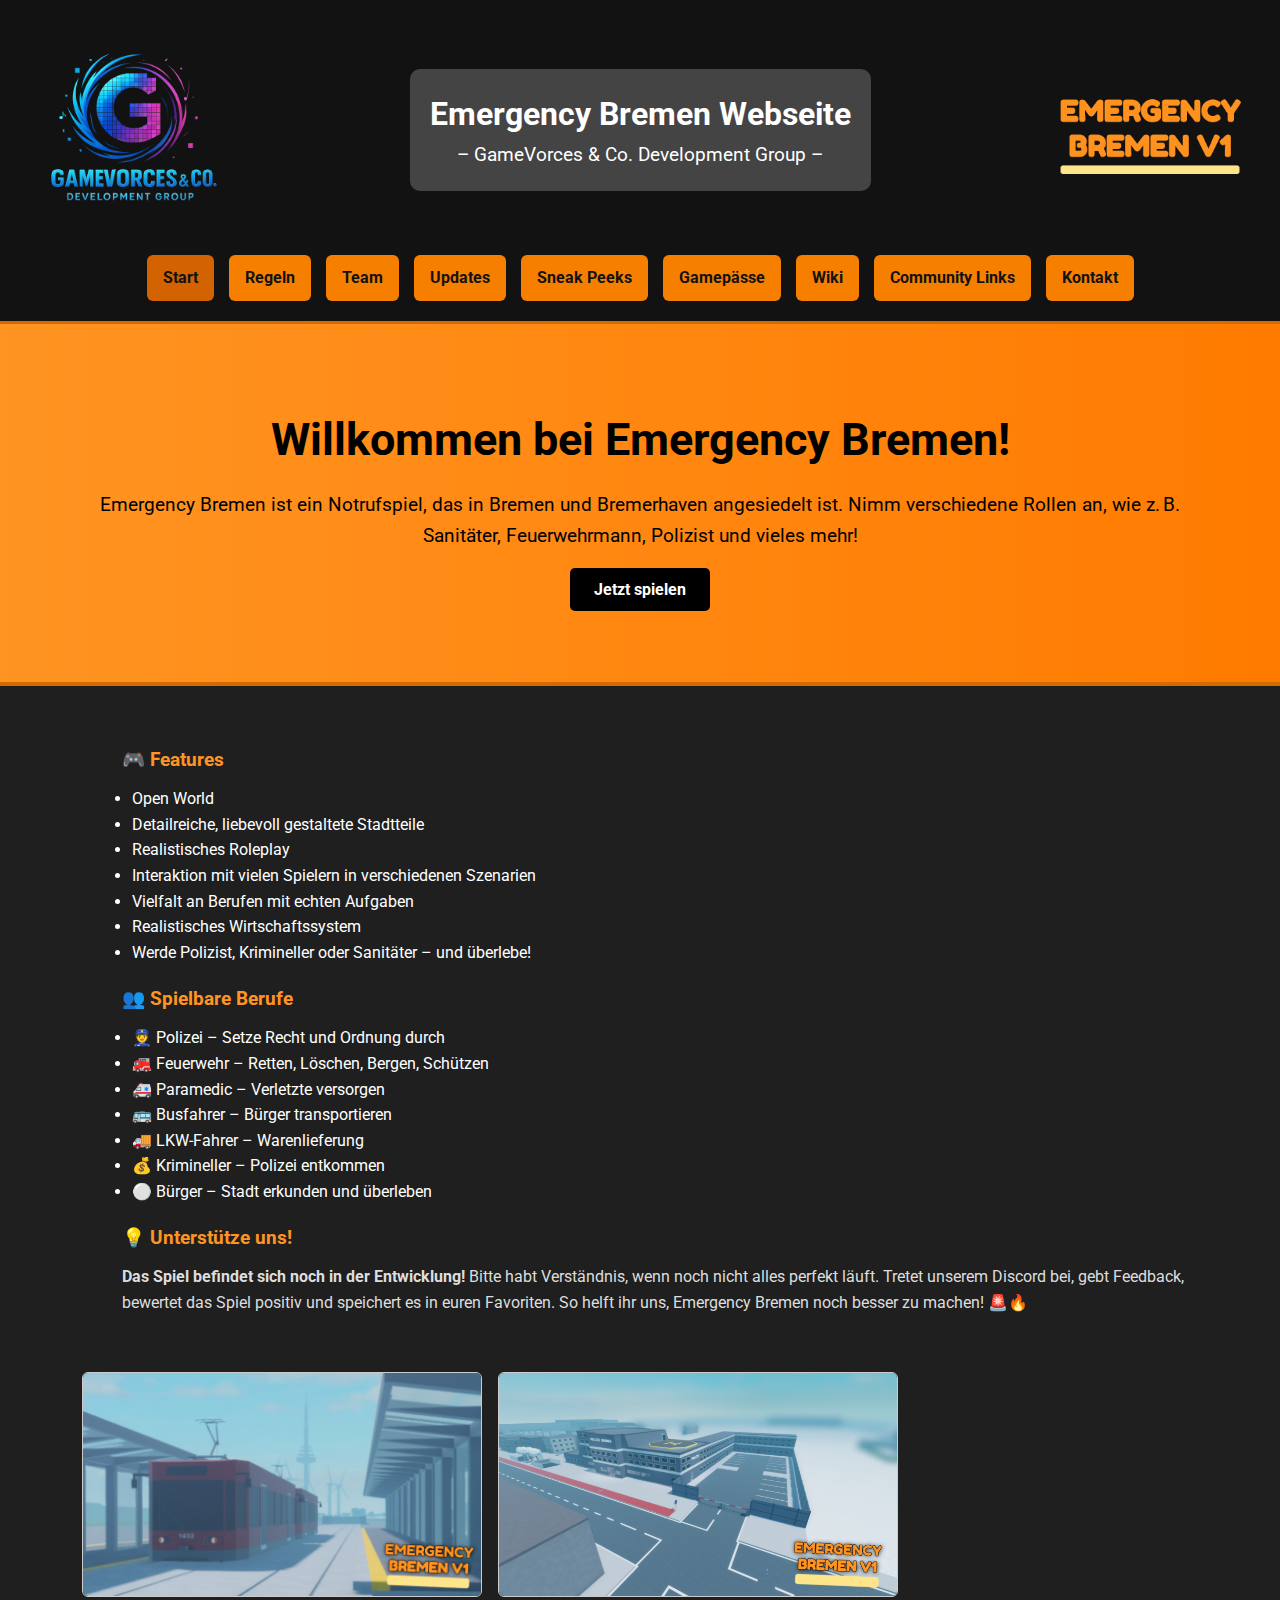
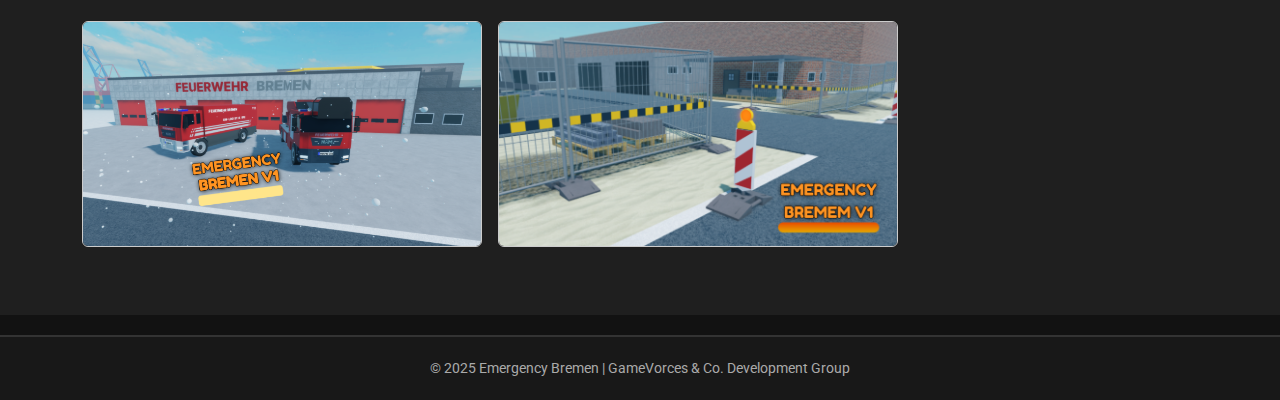
<file: index.html>
<!DOCTYPE html>
<html lang="de">
<head>
  <meta charset="UTF-8" />
  <meta name="viewport" content="width=device-width, initial-scale=1.0" />
  <title>Emergency Bremen Webseite – GameVorces & Co. Development Group</title>
  <link rel="icon" type="image/png" href="Screenshot 2025-05-19 175422.png">
  <link rel="stylesheet" href="style.css"/>
  <link href="https://fonts.googleapis.com/css2?family=Roboto:wght@400;700&display=swap" rel="stylesheet">
</head>
<body>
  <header class="header">
  <div class="header-flex">
    <img src="ChatGPT Image 17. Mai 2025, 12_23_02.png" class="corner-logo left-logo" alt="Logo links">
    
    <div class="title-wrapper">
    <h1 class="main-title">Emergency Bremen Webseite</h1>
    <h2 class="sub-title">– GameVorces & Co. Development Group –</h2>
    </div>
    
    <img src="Screenshot 2025-05-17 101613.png" class="corner-logo right-logo" alt="Logo rechts">
  </div>

  <nav>
    <ul class="nav">
      <li><a href="index.html" class="active">Start</a></li>
      <li><a href="regeln.html">Regeln</a></li>
      <li><a href="team.html">Team</a></li>
      <li><a href="updates.html">Updates</a></li>
      <li><a href="sneakpeeks.html">Sneak Peeks</a></li>
      <li><a href="gamepaesse.html">Gamepässe</a></li>
      <li><a href="wiki.html">Wiki</a></li>
      <li><a href="links.html">Community Links</a></li>
      <li><a href="kontakt.html">Kontakt</a></li>
    </ul>
  </nav>
</header>

  <main>
    <section class="hero">
      <div class="container">
        <h1>Willkommen bei Emergency Bremen!</h1>
        <p>Emergency Bremen ist ein Notrufspiel, das in Bremen und Bremerhaven angesiedelt ist. Nimm verschiedene Rollen an, wie z. B. Sanitäter, Feuerwehrmann, Polizist und vieles mehr!</p>
        <a href="https://www.roblox.com/games/71693600487902" class="cta-button">Jetzt spielen</a>
      </div>
    </section>

    <section class="about">
  <div class="about-flex container">
    <div class="about-text">
      <h3>🎮 Features</h3>
      <ul>
        <li>Open World</li>
        <li>Detailreiche, liebevoll gestaltete Stadtteile</li>
        <li>Realistisches Roleplay</li>
        <li>Interaktion mit vielen Spielern in verschiedenen Szenarien</li>
        <li>Vielfalt an Berufen mit echten Aufgaben</li>
        <li>Realistisches Wirtschaftssystem</li>
        <li>Werde Polizist, Krimineller oder Sanitäter – und überlebe!</li>
      </ul>

      <h3>👥 Spielbare Berufe</h3>
      <ul>
        <li>👮 Polizei – Setze Recht und Ordnung durch</li>
        <li>🚒 Feuerwehr – Retten, Löschen, Bergen, Schützen</li>
        <li>🚑 Paramedic – Verletzte versorgen</li>
        <li>🚌 Busfahrer – Bürger transportieren</li>
        <li>🚚 LKW-Fahrer – Warenlieferung</li>
        <li>💰 Krimineller – Polizei entkommen</li>
        <li>⚪ Bürger – Stadt erkunden und überleben</li>
      </ul>

      <h3>💡 Unterstütze uns!</h3>
      <p><b>Das Spiel befindet sich noch in der Entwicklung!</b> Bitte habt Verständnis, wenn noch nicht alles perfekt läuft. Tretet unserem Discord bei, gebt Feedback, bewertet das Spiel positiv und speichert es in euren Favoriten. So helft ihr uns, Emergency Bremen noch besser zu machen! 🚨🔥</p>
    </div>

    <div class="image-row">
  <a href="bremensneakpeek4.png" target="_blank">
    <img src="bremensneakpeek4.png" alt="Straßenbahn in Bremen" class="thumbnail">
  </a>
  <a href="Screenshot_5492.png" target="_blank">
    <img src="Screenshot_5492.png" alt="Neue Polizeiwache" class="thumbnail">
  </a>
  <a href="Screenshot_4309.png" target="_blank">
    <img src="Screenshot_4309.png" alt="Neue Feuerwehrfahrzeuge" class="thumbnail">
  </a>
  <a href="Screenshot_8018.png" target="_blank">
    <img src="Screenshot_8018.png" alt="Baustelle" class="thumbnail">
  </a>
    </div>
  </div>
</section>
  </main>

  <footer class="footer">
    <div class="container">
      <p>&copy; 2025 Emergency Bremen | GameVorces & Co. Development Group</p>
    </div>
  </footer>
</body>
</html>
</file>
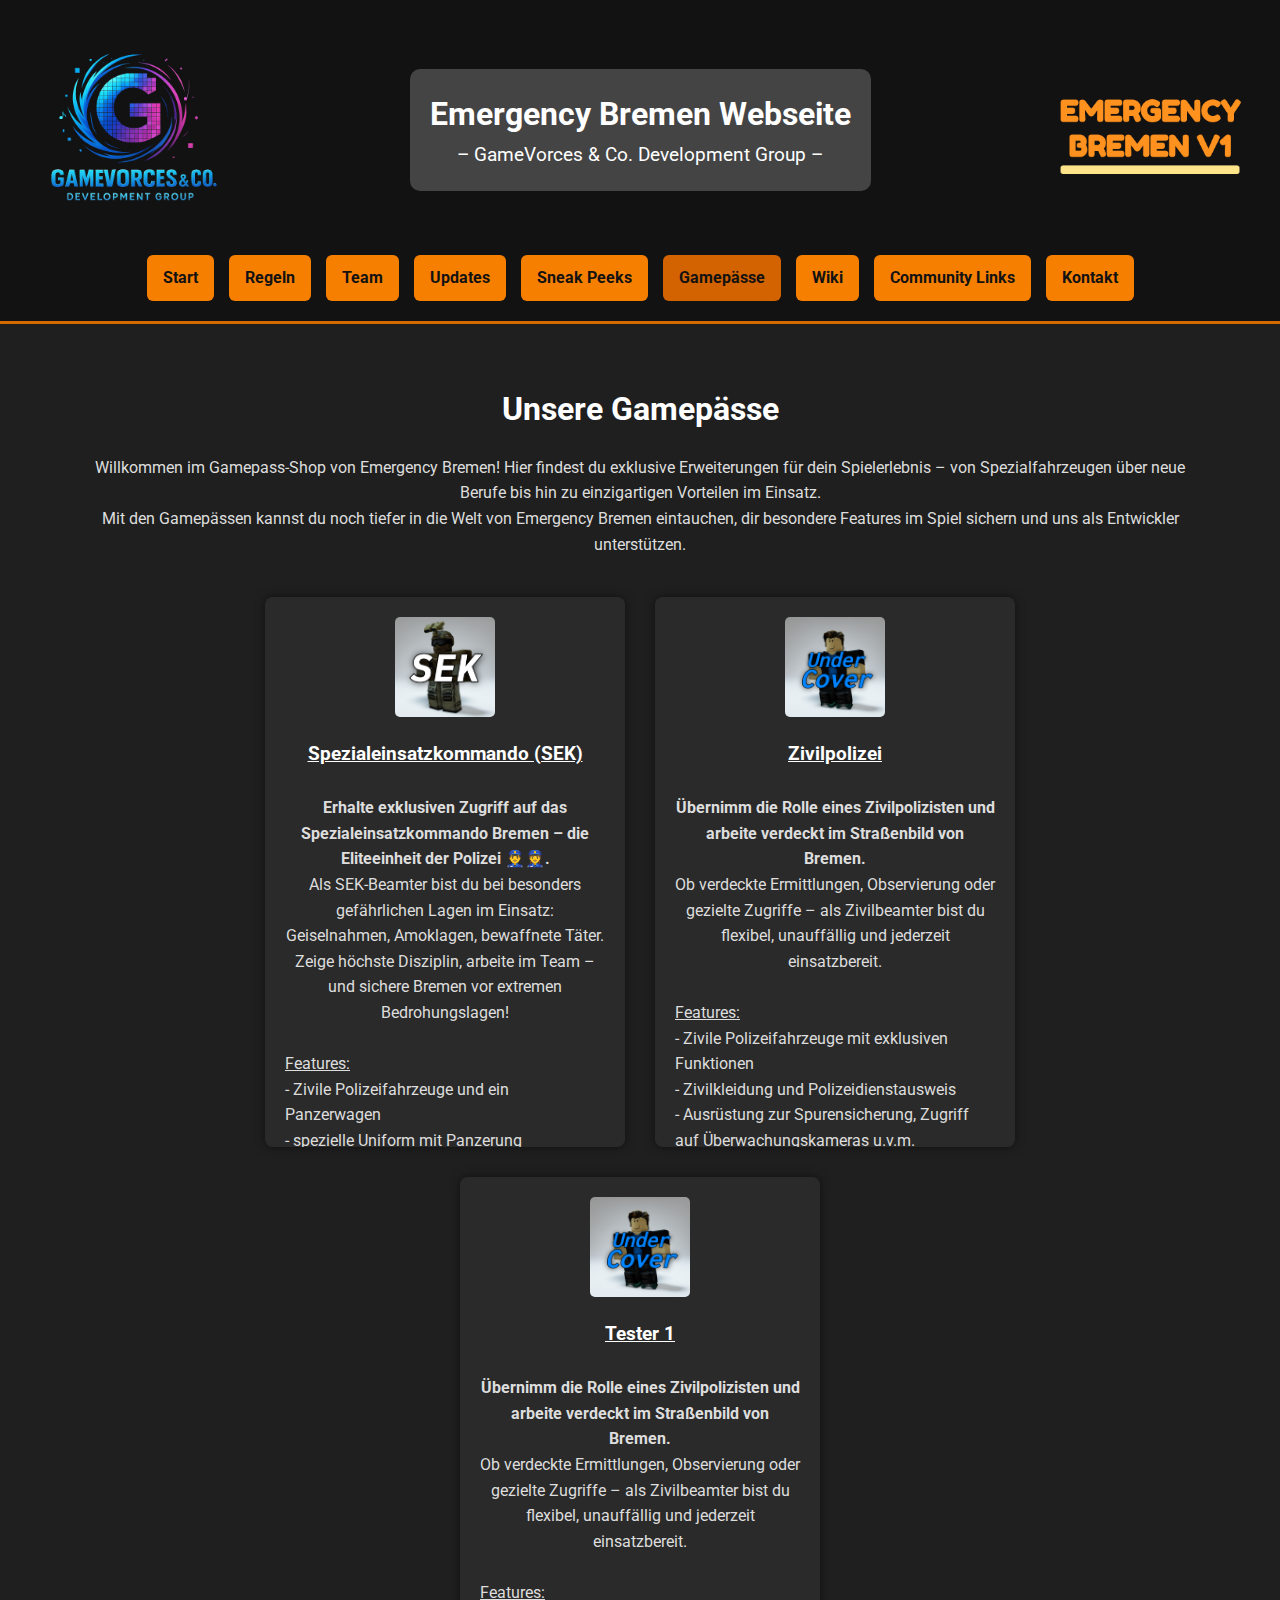
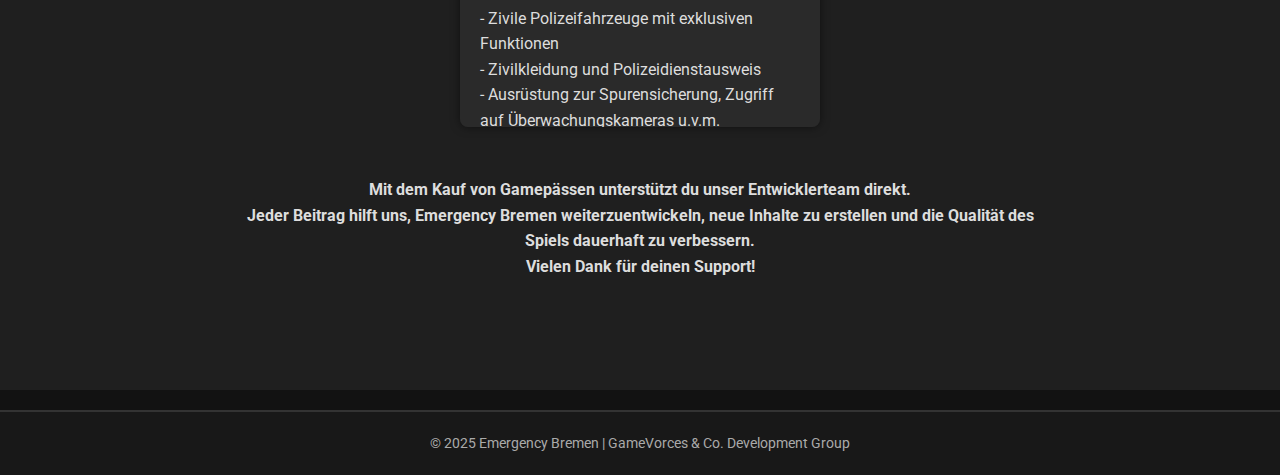
<file: gamepaesse.html>
<!DOCTYPE html>
<html lang="de">
<head>
  <meta charset="UTF-8" />
  <meta name="viewport" content="width=device-width, initial-scale=1.0" />
  <title>Emergency Bremen Webseite – GameVorces & Co. Development Group</title>
  <link rel="icon" type="image/png" href="Screenshot 2025-05-19 175422.png">
  </div>
  <link rel="stylesheet" href="style.css" />
  <link href="https://fonts.googleapis.com/css2?family=Roboto:wght@400;700&display=swap" rel="stylesheet">

  <style>
  .buy-button {
  background-color: #1c408a;
  color: white;
  padding: 10px 20px;
  border: none;
  border-radius: 25px;
  cursor: pointer;
  font-size: 1rem;
  transition: background-color 0.3s ease;
  transition: transform 0.2s ease;
    }
   .buy-button:hover {
    background-color: #13365e;
    transform: scale(1.1)
    }

  </style>
</head>
    
<body>
  <header class="header">
    <div class="header-flex">
    <img src="ChatGPT Image 17. Mai 2025, 12_23_02.png" class="corner-logo left-logo" alt="Logo links">
    
    <div class="title-wrapper">
    <h1 class="main-title">Emergency Bremen Webseite</h1>
    <h2 class="sub-title">– GameVorces & Co. Development Group –</h2>
    </div>
    
    <img src="Screenshot 2025-05-17 101613.png" class="corner-logo right-logo" alt="Logo rechts">
  </div>
      <nav>
        <ul class="nav">
          <li><a href="index.html">Start</a></li>
          <li><a href="regeln.html">Regeln</a></li>
          <li><a href="team.html">Team</a></li>
          <li><a href="updates.html">Updates</a></li>
          <li><a href="sneakpeeks.html">Sneak Peeks</a></li>
          <li><a href="gamepaesse.html" class="active">Gamepässe</a></li>
          <li><a href="wiki.html">Wiki</a></li>
          <li><a href="links.html">Community Links</a></li>
          <li><a href="kontakt.html">Kontakt</a></li>
        </ul>
      </nav>
    </div>
  </header>

    <main>
    <section class="about">
      <div class="container">
        <h2>Unsere Gamepässe</h2>
        <p>Willkommen im Gamepass-Shop von Emergency Bremen!
        Hier findest du exklusive Erweiterungen für dein Spielerlebnis – von Spezialfahrzeugen über neue Berufe bis hin zu einzigartigen Vorteilen im Einsatz.
        </p>
        <p class="section-note">Mit den Gamepässen kannst du noch tiefer in die Welt von Emergency Bremen eintauchen, dir besondere Features im Spiel sichern und uns als Entwickler unterstützen.</p>

          <div style="max-width: 1400px; margin: 30px auto; display: flex; flex-wrap: wrap; justify-content: center; gap: 30px;">

          <div style="background-color: #2a2a2a; padding: 20px; border-radius: 8px; width: 360px; height: 550px; box-shadow: 0 0 10px rgba(0,0,0,0.5); text-align: center; overflow-y: auto;">
            <img src="Screenshot_4195.png" alt="SEK" style="width: 100px; height: 100px; border-radius: 5%; object-fit: cover; margin-bottom: 15px;">
            <h3><u>Spezialeinsatzkommando (SEK)</u></h3><br>
            <p><b>Erhalte exklusiven Zugriff auf das Spezialeinsatzkommando Bremen – die Eliteeinheit der Polizei 👮‍♂️👮‍♀️.</b><br>
              Als SEK-Beamter bist du bei besonders gefährlichen Lagen im Einsatz: Geiselnahmen, Amoklagen, bewaffnete Täter. <br> Zeige höchste Disziplin, arbeite im Team – und sichere Bremen vor extremen Bedrohungslagen!
            </p>
            <br>
            <p align="left"><u>Features:</u></p>
            <p align="left">- Zivile Polizeifahrzeuge und ein Panzerwagen <br> - spezielle Uniform mit Panzerung <br> - Zugriff auf taktische Ausrüstung, z.B. Ramme, Blendgranate, ein Sturmgewehr GA416, eine Gummigeschoss-Waffe und vieles mehr!
            </p>
            <a href="https://www.roblox.com/de/game-pass/950399134/Spezialeinsatzkommando" class="buy-button">Kaufen</a>
          </div>

          <div style="background-color: #2a2a2a; padding: 20px; border-radius: 8px; width: 360px; height: 550px; box-shadow: 0 0 10px rgba(0,0,0,0.5); text-align: center; overflow-y: auto;">
            <img src="Screenshot_4227.png" alt="Zivilpolizei" style="width: 100px; height: 100px; border-radius: 5%; object-fit: cover; margin-bottom: 15px;">
            <h3><u>Zivilpolizei</u></h3><br>
            <p><b>Übernimm die Rolle eines Zivilpolizisten und arbeite verdeckt im Straßenbild von Bremen.</b><br>
              Ob verdeckte Ermittlungen, Observierung oder gezielte Zugriffe – als Zivilbeamter bist du flexibel, unauffällig und jederzeit einsatzbereit.
            </p>
            <br>
            <p align="left"><u>Features:</u></p>
            <p align="left">- Zivile Polizeifahrzeuge mit exklusiven Funktionen <br> - Zivilkleidung und Polizeidienstausweis <br> - Ausrüstung zur Spurensicherung, Zugriff auf Überwachungskameras u.v.m.
            </p>
            <a href="https://www.roblox.com/de/game-pass/1004054098/Undercover-Cop" class="buy-button">Kaufen</a>
          </div>

          <div style="background-color: #2a2a2a; padding: 20px; border-radius: 8px; width: 360px; height: 550px; box-shadow: 0 0 10px rgba(0,0,0,0.5); text-align: center; overflow-y: auto;">
            <img src="Screenshot_4227.png" alt="Tester" style="width: 100px; height: 100px; border-radius: 5%; object-fit: cover; margin-bottom: 15px;">
            <h3><u>Tester 1</u></h3><br>
            <p><b>Übernimm die Rolle eines Zivilpolizisten und arbeite verdeckt im Straßenbild von Bremen.</b><br>
              Ob verdeckte Ermittlungen, Observierung oder gezielte Zugriffe – als Zivilbeamter bist du flexibel, unauffällig und jederzeit einsatzbereit.
            </p>
            <br>
            <p align="left"><u>Features:</u></p>
            <p align="left">- Zivile Polizeifahrzeuge mit exklusiven Funktionen <br> - Zivilkleidung und Polizeidienstausweis <br> - Ausrüstung zur Spurensicherung, Zugriff auf Überwachungskameras u.v.m.
            </p>
            <a href="https://www.roblox.com/de/game-pass/1004054098/Undercover-Cop" class="buy-button">Kaufen</a>
          </div>

        </div>

        <p style="max-width: 800px; margin: 50px auto; text-align: center;">
          <b>Mit dem Kauf von Gamepässen unterstützt du unser Entwicklerteam direkt.<br>Jeder Beitrag hilft uns, Emergency Bremen weiterzuentwickeln, neue Inhalte zu erstellen und die Qualität des Spiels dauerhaft zu verbessern.<br>
Vielen Dank für deinen Support!</b>
        </p>
      </div>
    </section>
  </main>

  <footer class="footer">
    <div class="container">
      <p>&copy; 2025 Emergency Bremen | GameVorces & Co. Development Group</p>
    </div>
  </footer>
</body>
</html>
</file>
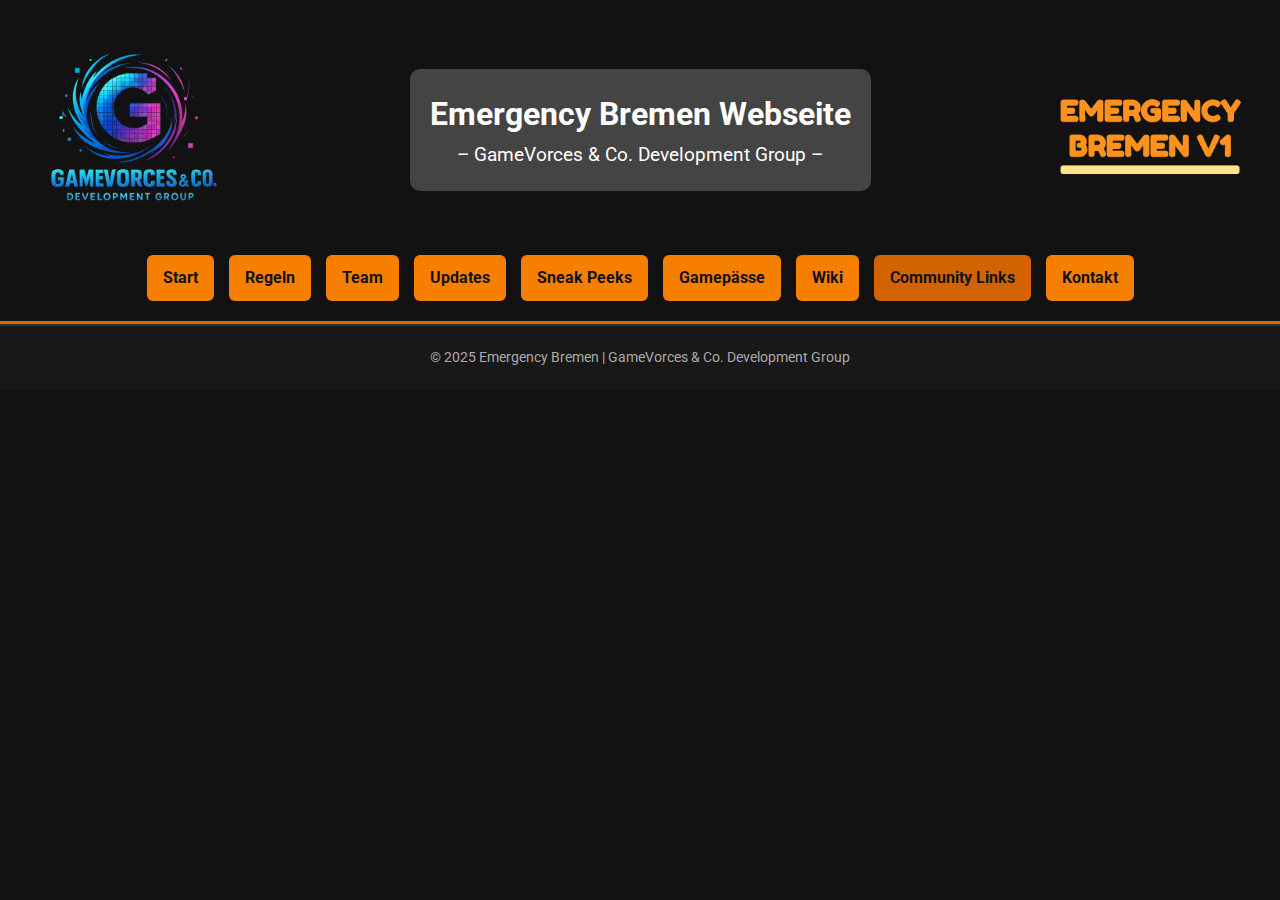
<file: links.html>
<!DOCTYPE html>
<html lang="de">
<head>
  <meta charset="UTF-8" />
  <meta name="viewport" content="width=device-width, initial-scale=1.0" />
  <title>Emergency Bremen – Community Links</title>
  <link rel="icon" type="image/png" href="Screenshot 2025-05-19 175422.png">
  <link rel="stylesheet" href="style.css" />
  <link href="https://fonts.googleapis.com/css2?family=Roboto:wght@400;700&display=swap" rel="stylesheet">
</head>

  <body>

  <header class="header">
    <div class="header-flex">
    <img src="ChatGPT Image 17. Mai 2025, 12_23_02.png" class="corner-logo left-logo" alt="Logo links">
    
    <div class="title-wrapper">
    <h1 class="main-title">Emergency Bremen Webseite</h1>
    <h2 class="sub-title">– GameVorces & Co. Development Group –</h2>
    </div>
    
    <img src="Screenshot 2025-05-17 101613.png" class="corner-logo right-logo" alt="Logo rechts">
  </div>
      <nav>
        <ul class="nav">
          <li><a href="index.html">Start</a></li>
          <li><a href="regeln.html">Regeln</a></li>
          <li><a href="team.html">Team</a></li>
          <li><a href="updates.html">Updates</a></li>
          <li><a href="sneakpeeks.html">Sneak Peeks</a></li>
          <li><a href="gamepaesse.html">Gamepässe</a></li>
          <li><a href="wiki.html">Wiki</a></li>
          <li><a href="links.html" class="active">Community Links</a></li>
          <li><a href="kontakt.html">Kontakt</a></li>
        </ul>
      </nav>
    </div>
  </header>
  
  <main>
  </main>

<footer class="footer">
    <div class="container">
      <p>&copy; 2025 Emergency Bremen | GameVorces & Co. Development Group</p>
    </div>
  </footer>
  
</body>
</html>
</file>
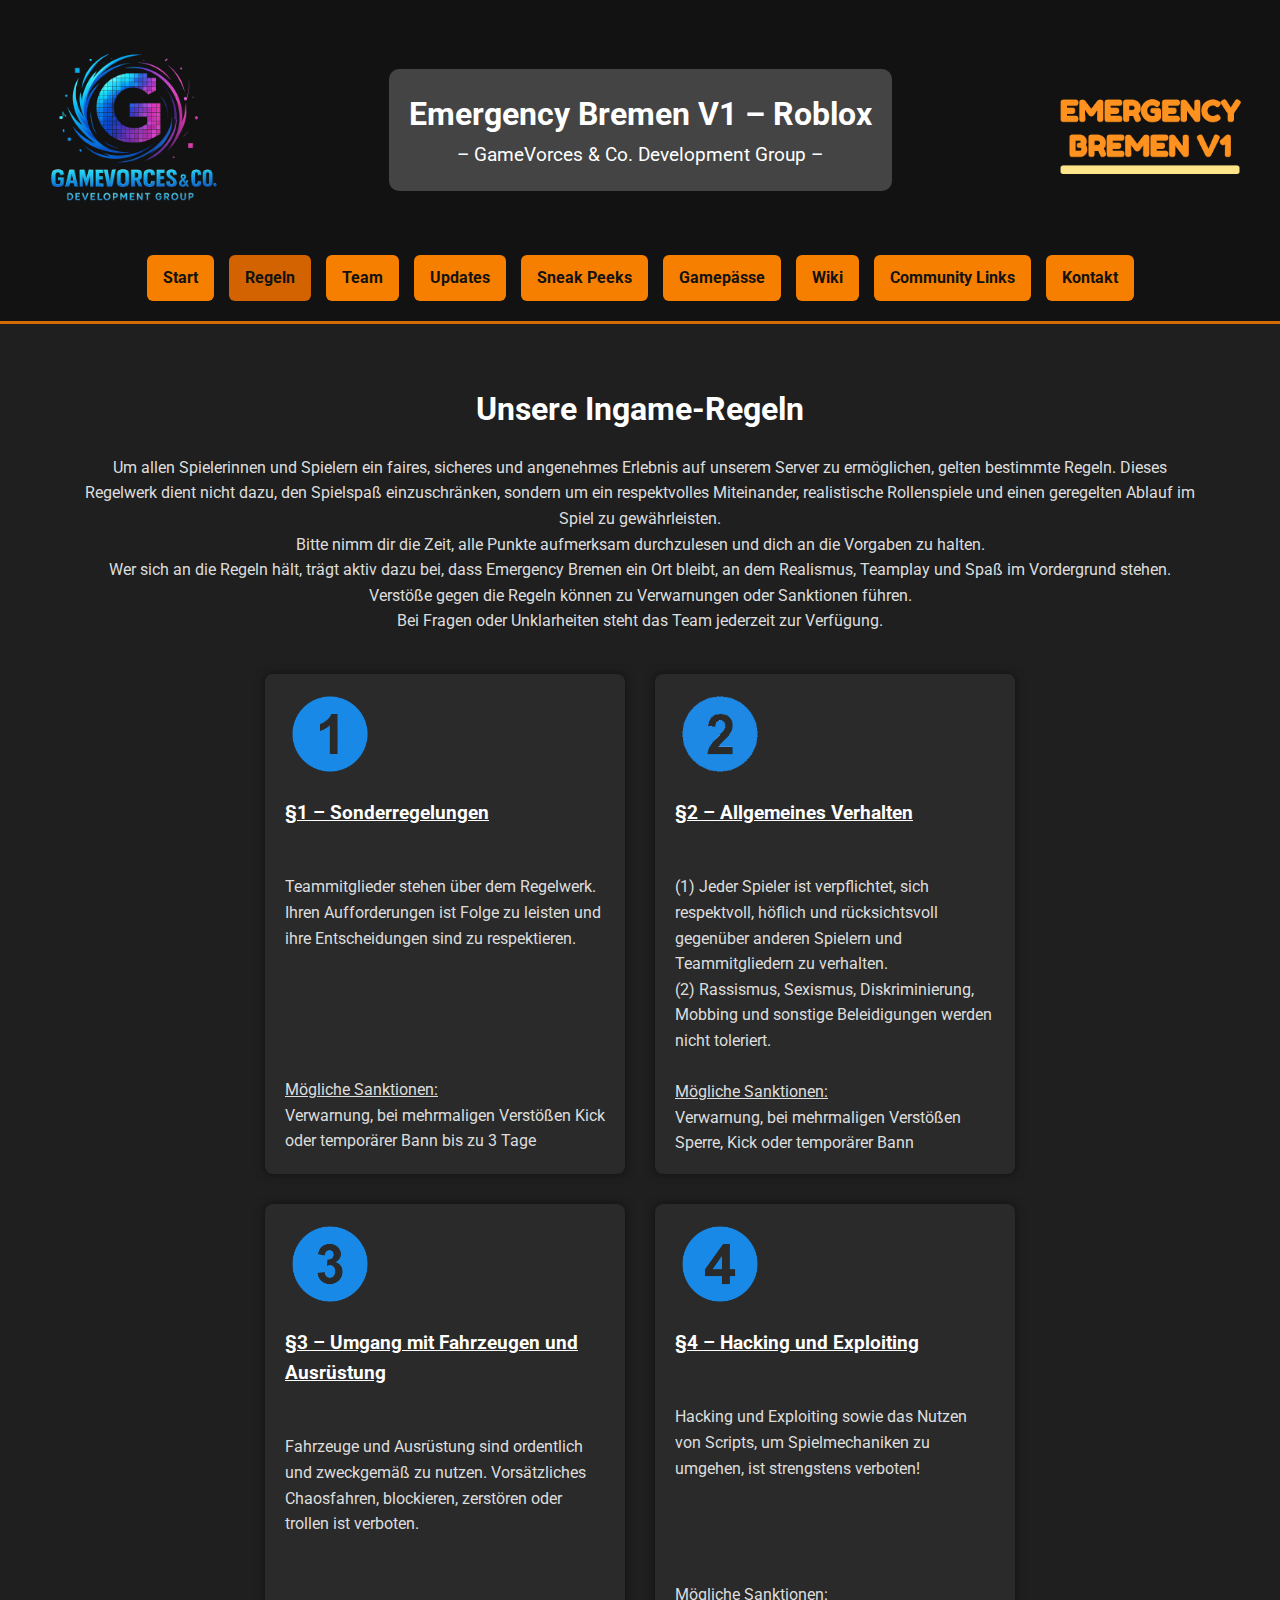
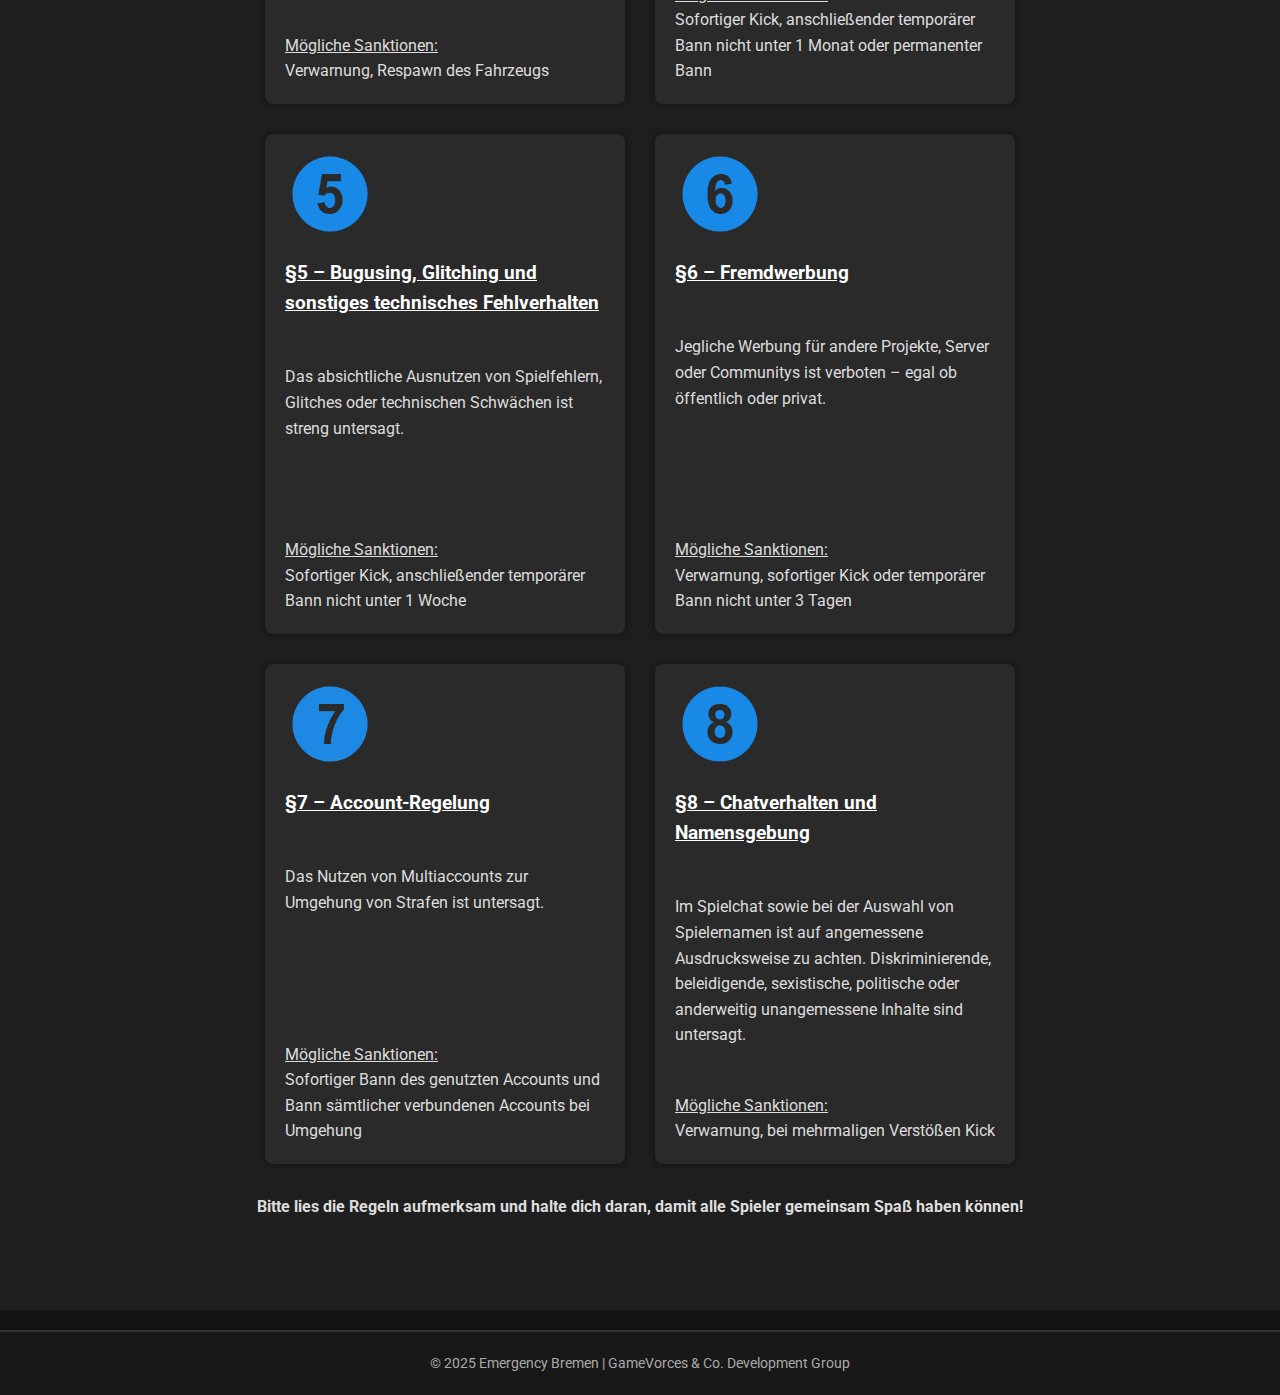
<file: regeln.html>
<!DOCTYPE html>
<html lang="de">
<head>
  <meta charset="UTF-8" />
  <meta name="viewport" content="width=device-width, initial-scale=1.0" />
  <title>Emergency Bremen V1 - Regeln</title>
  <link rel="icon" type="image/png" href="Bilder/Screenshot 2025-05-19 175422.png">
  <link rel="stylesheet" href="style.css" />
  <link href="https://fonts.googleapis.com/css2?family=Roboto:wght@400;700&display=swap" rel="stylesheet">
</head>
<body>
  <header class="header">
    <div class="header-flex">
    <img src="Bilder/ChatGPT Image 17. Mai 2025, 12_23_02.png" class="corner-logo left-logo" alt="Logo links">
    
    <div class="title-wrapper">
    <h1 class="main-title">Emergency Bremen V1 – Roblox</h1>
    <h2 class="sub-title">– GameVorces & Co. Development Group –</h2>
    </div>
    
    <img src="Bilder/Screenshot 2025-05-17 101613.png" class="corner-logo right-logo" alt="Logo rechts">
  </div>
      <nav>
        <ul class="nav">
          <li><a href="index.html">Start</a></li>
          <li><a href="regeln.html" class="active">Regeln</a></li>
          <li><a href="team.html">Team</a></li>
          <li><a href="updates.html">Updates</a></li>
          <li><a href="sneakpeeks.html">Sneak Peeks</a></li>
          <li><a href="gamepaesse.html">Gamepässe</a></li>
          <li><a href="wiki.html">Wiki</a></li>
          <li><a href="links.html">Community Links</a></li>
          <li><a href="kontakt.html">Kontakt</a></li>
        </ul>
      </nav>
    </div>
  </header>

  <main class="fade-in">
    <section class="about">
      <div class="container">
        <h2>Unsere Ingame-Regeln</h2>
        <p>Um allen Spielerinnen und Spielern ein faires, sicheres und angenehmes Erlebnis auf unserem Server zu ermöglichen, gelten bestimmte Regeln. Dieses Regelwerk dient nicht dazu, den Spielspaß einzuschränken, 
          sondern um ein respektvolles Miteinander, realistische Rollenspiele und einen geregelten Ablauf im Spiel zu gewährleisten. <br>Bitte nimm dir die Zeit, alle Punkte aufmerksam durchzulesen und dich an die Vorgaben zu halten. <br>
          Wer sich an die Regeln hält, trägt aktiv dazu bei, dass Emergency Bremen ein Ort bleibt, an dem Realismus, Teamplay und Spaß im Vordergrund stehen. Verstöße gegen die Regeln können zu Verwarnungen oder Sanktionen führen.</p>
        <p class="section-note">Bei Fragen oder Unklarheiten steht das Team jederzeit zur Verfügung.</p>


          <div style="max-width: 1400px; margin: 30px auto; display: flex; flex-wrap: wrap; justify-content: center; gap: 30px;">

          <div style="background-color: #2a2a2a; padding: 20px; border-radius: 8px; width: 360px; height: 500px; box-shadow: 0 0 10px rgba(0,0,0,0.5); text-align: center; display: flex; flex-direction: column;">
            <img src="Bilder/Eo_circle_blue_number-1.svg.png" alt="1" style="width: 80px; height: 80px; border-radius: 50%; object-fit: cover; margin-bottom: 25px; display: block; margin-left: 5px;">
            <h3 align="left"><u>§1 – Sonderregelungen</u></h3>
            <br>
            <p align="left" style="margin-top: 20px;">Teammitglieder stehen über dem Regelwerk. Ihren Aufforderungen ist Folge zu leisten und ihre Entscheidungen sind zu respektieren.</p>
            <br>
            <p align="left" style="margin-top: auto;"><u>Mögliche Sanktionen:</u><br>
            Verwarnung, bei mehrmaligen Verstößen Kick oder temporärer Bann bis zu 3 Tage</p>
          </div>

          <div style="background-color: #2a2a2a; padding: 20px; border-radius: 8px; width: 360px; height: 500px; box-shadow: 0 0 10px rgba(0,0,0,0.5); text-align: center; display: flex; flex-direction: column;">
            <img src="Bilder/images.png" alt="2" style="width: 80px; height: 80px; border-radius: 50%; object-fit: cover; margin-bottom: 25px; display: block; margin-left: 5px;">
            <h3 align="left"><u>§2 – Allgemeines Verhalten</u></h3>
            <br>
            <p align="left" style="margin-top: 20px;">(1) Jeder Spieler ist verpflichtet, sich respektvoll, höflich und rücksichtsvoll gegenüber anderen Spielern und Teammitgliedern zu verhalten. <br>
            (2) Rassismus, Sexismus, Diskriminierung, Mobbing und sonstige Beleidigungen werden nicht toleriert.</p>
            <br>
            <p align="left" style="margin-top: auto;"><u>Mögliche Sanktionen:</u><br>
            Verwarnung, bei mehrmaligen Verstößen Sperre, Kick oder temporärer Bann</p>
          </div>

          <div style="background-color: #2a2a2a; padding: 20px; border-radius: 8px; width: 360px; height: 500px; box-shadow: 0 0 10px rgba(0,0,0,0.5); text-align: center; display: flex; flex-direction: column;">
            <img src="Bilder/Eo_circle_blue_number-3.svg.png" alt="3" style="width: 80px; height: 80px; border-radius: 50%; object-fit: cover; margin-bottom: 25px; display: block; margin-left: 5px;">
            <h3 align="left"><u>§3 – Umgang mit Fahrzeugen und Ausrüstung</u></h3>
            <br>
            <p align="left" style="margin-top: 20px;">Fahrzeuge und Ausrüstung sind ordentlich und zweckgemäß zu nutzen. Vorsätzliches Chaosfahren, blockieren, zerstören oder trollen ist verboten.</p>
            <br>
            <p align="left" style="margin-top: auto;"><u>Mögliche Sanktionen:</u><br>
            Verwarnung, Respawn des Fahrzeugs</p>
          </div>

          <div style="background-color: #2a2a2a; padding: 20px; border-radius: 8px; width: 360px; height: 500px; box-shadow: 0 0 10px rgba(0,0,0,0.5); text-align: center; display: flex; flex-direction: column;">
            <img src="Bilder/Eo_circle_blue_number-4.svg.png" alt="4" style="width: 80px; height: 80px; border-radius: 50%; object-fit: cover; margin-bottom: 25px; display: block; margin-left: 5px;">
            <h3 align="left"><u>§4 – Hacking und Exploiting</u></h3>
            <br>
            <p align="left" style="margin-top: 20px;">Hacking und Exploiting sowie das Nutzen von Scripts, um Spielmechaniken zu umgehen, ist strengstens verboten!</p>
            <br>
            <p align="left" style="margin-top: auto;"><u>Mögliche Sanktionen:</u><br>
            Sofortiger Kick, anschließender temporärer Bann nicht unter 1 Monat oder permanenter Bann</p>
          </div>

          <div style="background-color: #2a2a2a; padding: 20px; border-radius: 8px; width: 360px; height: 500px; box-shadow: 0 0 10px rgba(0,0,0,0.5); text-align: center; display: flex; flex-direction: column;">
            <img src="Bilder/Eo_circle_blue_number-5.svg.png" alt="5" style="width: 80px; height: 80px; border-radius: 50%; object-fit: cover; margin-bottom: 25px; display: block; margin-left: 5px;">
            <h3 align="left"><u>§5 – Bugusing, Glitching und sonstiges technisches Fehlverhalten</u></h3>
            <br>
            <p align="left" style="margin-top: 20px;">Das absichtliche Ausnutzen von Spielfehlern, Glitches oder technischen Schwächen ist streng untersagt.</p>
            <br>
            <p align="left" style="margin-top: auto;"><u>Mögliche Sanktionen:</u><br>
            Sofortiger Kick, anschließender temporärer Bann nicht unter 1 Woche</p>
          </div>

          <div style="background-color: #2a2a2a; padding: 20px; border-radius: 8px; width: 360px; height: 500px; box-shadow: 0 0 10px rgba(0,0,0,0.5); text-align: center; display: flex; flex-direction: column;">
            <img src="Bilder/Eo_circle_blue_number-6.svg.png" alt="6" style="width: 80px; height: 80px; border-radius: 50%; object-fit: cover; margin-bottom: 25px; display: block; margin-left: 5px;">
            <h3 align="left"><u>§6 – Fremdwerbung</u></h3>
            <br>
            <p align="left" style="margin-top: 20px;">Jegliche Werbung für andere Projekte, Server oder Communitys ist verboten – egal ob öffentlich oder privat.</p>
            <br>
            <p align="left" style="margin-top: auto;"><u>Mögliche Sanktionen:</u><br>
            Verwarnung, sofortiger Kick oder temporärer Bann nicht unter 3 Tagen</p>
          </div>

          <div style="background-color: #2a2a2a; padding: 20px; border-radius: 8px; width: 360px; height: 500px; box-shadow: 0 0 10px rgba(0,0,0,0.5); text-align: center; display: flex; flex-direction: column;">
            <img src="Bilder/Eo_circle_blue_white_number-7.svg.png" alt="7" style="width: 80px; height: 80px; border-radius: 50%; object-fit: cover; margin-bottom: 25px; display: block; margin-left: 5px;">
            <h3 align="left"><u>§7 – Account-Regelung</u></h3>
            <br>
            <p align="left" style="margin-top: 20px;">Das Nutzen von Multiaccounts zur Umgehung von Strafen ist untersagt.</p>
            <br>
            <p align="left" style="margin-top: auto;"><u>Mögliche Sanktionen:</u><br>
            Sofortiger Bann des genutzten Accounts und Bann sämtlicher verbundenen Accounts bei Umgehung</p>
          </div>

          <div style="background-color: #2a2a2a; padding: 20px; border-radius: 8px; width: 360px; height: 500px; box-shadow: 0 0 10px rgba(0,0,0,0.5); text-align: center; display: flex; flex-direction: column;">
            <img src="Bilder/Eo_circle_blue_number-8.svg.png" alt="8" style="width: 80px; height: 80px; border-radius: 50%; object-fit: cover; margin-bottom: 25px; display: block; margin-left: 5px;">
            <h3 align="left"><u>§8 – Chatverhalten und Namensgebung</u></h3>
            <br>
            <p align="left" style="margin-top: 20px;">Im Spielchat sowie bei der Auswahl von Spielernamen ist auf angemessene Ausdrucksweise zu achten. Diskriminierende, beleidigende, sexistische, politische oder anderweitig unangemessene Inhalte sind untersagt.</p>
            <br>
            <p align="left" style="margin-top: auto;"><u>Mögliche Sanktionen:</u><br>
            Verwarnung, bei mehrmaligen Verstößen Kick</p>
          </div>
            
        </div>
      </div>
        

        <p style="max-width: 800px; margin: 30px auto; text-align: center;">
          <b>Bitte lies die Regeln aufmerksam und halte dich daran, damit alle Spieler gemeinsam Spaß haben können!</b>
        </p>
      </div>
    </section>
  </main>

  <footer class="footer">
    <div class="container">
      <p>&copy; 2025 Emergency Bremen | GameVorces & Co. Development Group</p>
    </div>
  </footer>
</body>
</html>
  </footer>
</body>
</html>
  </footer>
</body>
</html>
</file>
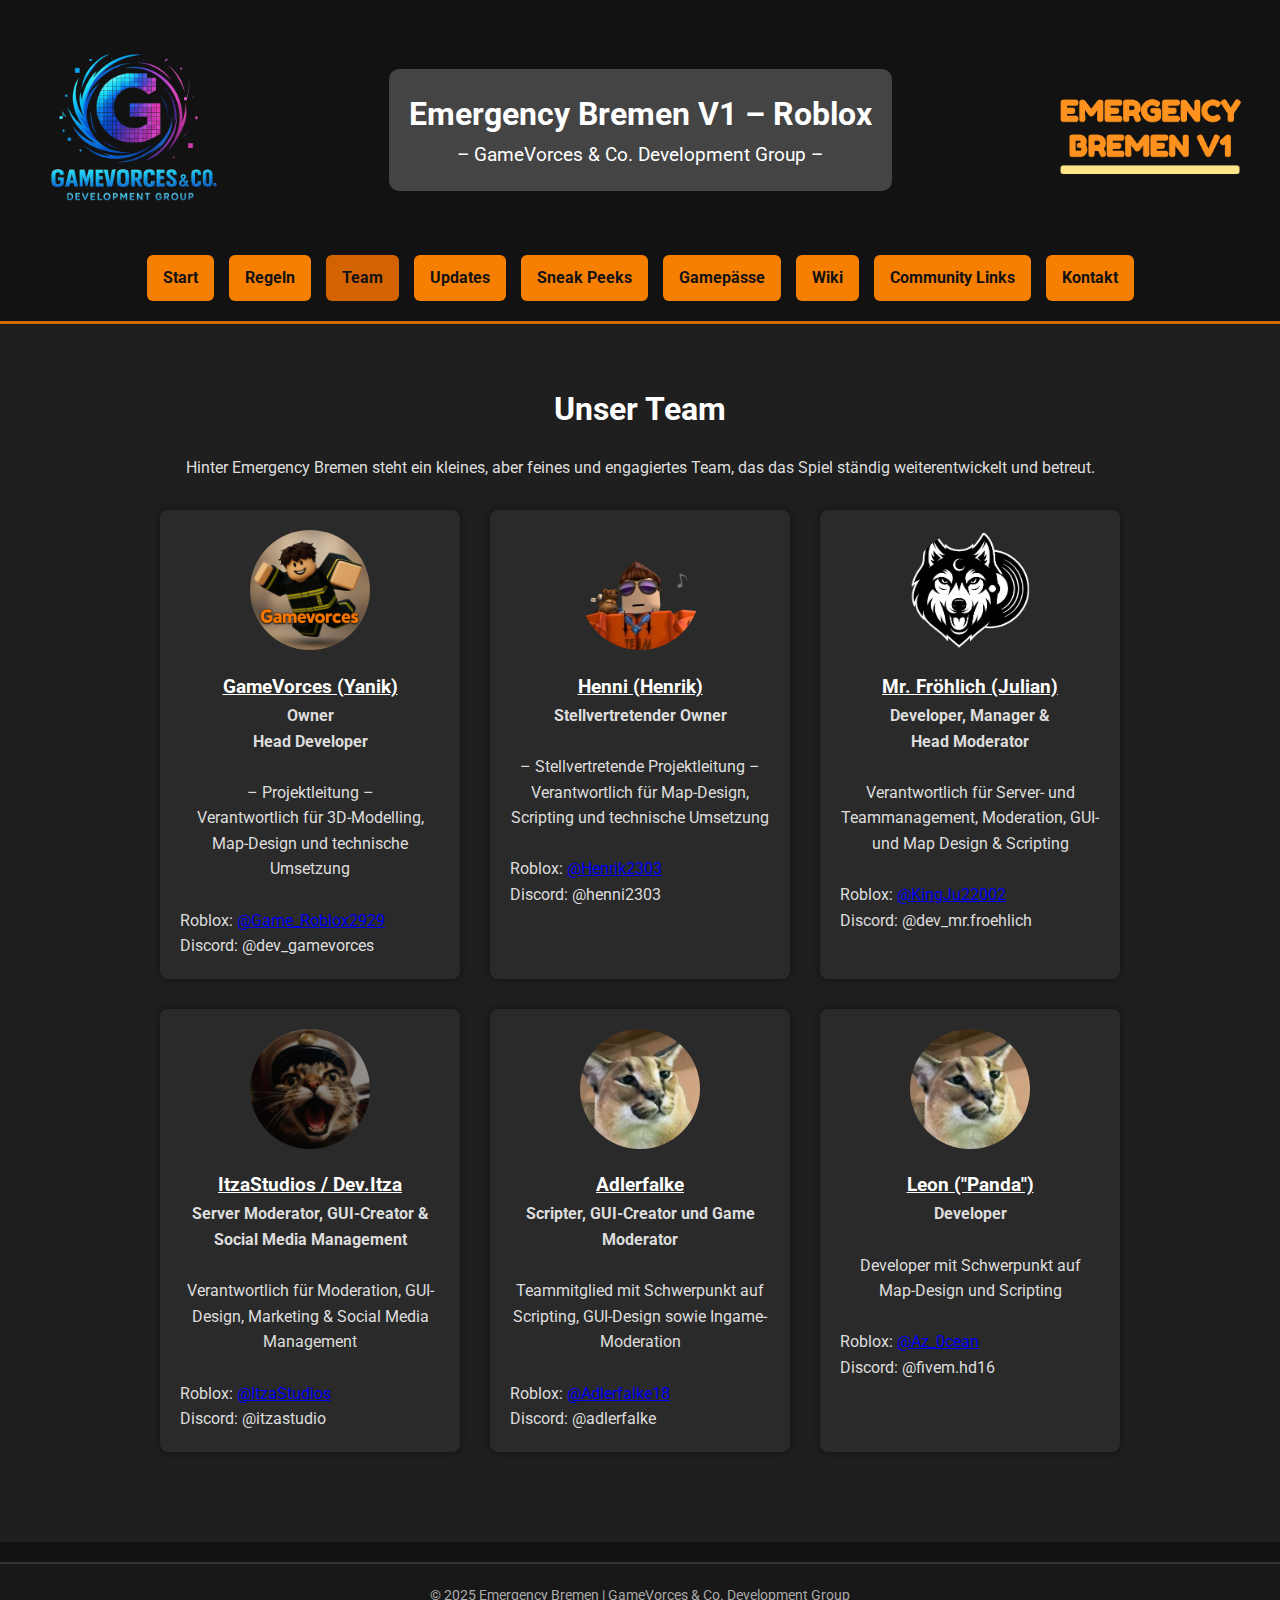
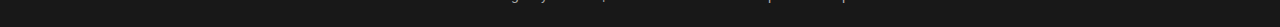
<file: team.html>
<!DOCTYPE html>
<html lang="de">
<head>
  <meta charset="UTF-8" />
  <meta name="viewport" content="width=device-width, initial-scale=1.0" />
  <title>Emergency Bremen V1 – Team</title>
  <link rel="icon" type="image/png" href="Bilder/Screenshot 2025-05-19 175422.png">
  <link rel="stylesheet" href="style.css" />
  <link href="https://fonts.googleapis.com/css2?family=Roboto:wght@400;700&display=swap" rel="stylesheet">
</head>
<body>
  <header class="header">
    <div class="header-flex">
    <img src="Bilder/ChatGPT Image 17. Mai 2025, 12_23_02.png" class="corner-logo left-logo" alt="Logo links">
    
    <div class="title-wrapper">
    <h1 class="main-title">Emergency Bremen V1 – Roblox</h1>
    <h2 class="sub-title">– GameVorces & Co. Development Group –</h2>
    </div>
    
    <img src="Bilder/Screenshot 2025-05-17 101613.png" class="corner-logo right-logo" alt="Logo rechts">
  </div>
      <nav>
        <ul class="nav">
          <li><a href="index.html">Start</a></li>
          <li><a href="regeln.html">Regeln</a></li>
          <li><a href="team.html" class="active">Team</a></li>
          <li><a href="updates.html">Updates</a></li>
          <li><a href="sneakpeeks.html">Sneak Peeks</a></li>
          <li><a href="gamepaesse.html">Gamepässe</a></li>
          <li><a href="wiki.html">Wiki</a></li>
          <li><a href="links.html">Community Links</a></li>
          <li><a href="kontakt.html">Kontakt</a></li>
        </ul>
      </nav>
    </div>
  </header>

  <main>
    <section class="about">
      <div class="container">
        <h2>Unser Team</h2>
        <p>Hinter Emergency Bremen steht ein kleines, aber feines und engagiertes Team, das das Spiel ständig weiterentwickelt und betreut.</p>

        <div style="max-width: 1100px; margin: 30px auto; display: flex; flex-wrap: wrap; justify-content: center; gap: 30px;">

          <div style="background-color: #2a2a2a; padding: 20px; border-radius: 8px; width: 300px; box-shadow: 0 0 10px rgba(0,0,0,0.5); text-align: center;">
            <img src="Bilder/de3bd37385f99f24153ada02a882a6a7.png" alt="Jannik" style="width: 120px; height: 120px; border-radius: 50%; object-fit: cover; margin-bottom: 15px;">
            <h3><u>GameVorces (Yanik)</u></h3>
            <p><b>Owner<br>Head Developer</b></p>
            <br>
            <p>– Projektleitung –<br>Verantwortlich für 3D-Modelling, Map-Design und technische Umsetzung</p>
            <br>
            <p align="left" style="margin-top: auto;">Roblox: <a href="https://www.roblox.com/de/users/3337886672/profile">@Game_Roblox2929</a></p>
            <p align="left">Discord: @dev_gamevorces</p>
          </div>

          <div style="background-color: #2a2a2a; padding: 20px; border-radius: 8px; width: 300px; box-shadow: 0 0 10px rgba(0,0,0,0.5); text-align: center;">
            <img src="Bilder/noFilter.png" alt="Henni" style="width: 120px; height: 120px; border-radius: 50%; object-fit: cover; margin-bottom: 15px;">
            <h3><u>Henni (Henrik)</u></h3>
            <p><b>Stellvertretender Owner</b></p>
            <br>
            <p>– Stellvertretende Projektleitung –<br>Verantwortlich für Map-Design, Scripting und technische Umsetzung</p>
            <br>
            <p align="left" style="margin-top: auto;">Roblox: <a href="https://www.roblox.com/de/users/2430655520/profile">@Henrik2303</a></p>
            <p align="left">Discord: @henni2303</p>
          </div>

          <div style="background-color: #2a2a2a; padding: 20px; border-radius: 8px; width: 300px; box-shadow: 0 0 10px rgba(0,0,0,0.5); text-align: center;">
            <img src="Bilder/Branding JAYRIX Music Production transparent.png" alt="Julian" style="width: 120px; height: 120px; border-radius: 50%; object-fit: cover; margin-bottom: 15px;">
            <h3><u>Mr. Fröhlich (Julian)</u></h3>
            <p><b>Developer, Manager &<br>Head Moderator</b></p>
            <br>
            <p>Verantwortlich für Server- und Teammanagement, Moderation, GUI- und Map Design & Scripting</p>
            <br>
            <p align="left" style="margin-top: auto;">Roblox: <a href="https://www.roblox.com/de/users/5753285847/profile">@KingJu22002</a></p>
            <p align="left">Discord: @dev_mr.froehlich</p>
          </div>

          <div style="background-color: #2a2a2a; padding: 20px; border-radius: 8px; width: 300px; box-shadow: 0 0 10px rgba(0,0,0,0.5); text-align: center;">
            <img src="Bilder/channels4_profile.jpg" alt="ItzaStudios" style="width: 120px; height: 120px; border-radius: 50%; object-fit: cover; margin-bottom: 15px;">
            <h3><u>ItzaStudios / Dev.Itza</u></h3>
            <p><b>Server Moderator, GUI-Creator & Social Media Management</b></p>
            <br>
            <p>Verantwortlich für Moderation, GUI-Design, Marketing & Social Media Management</p>
            <br>
            <p align="left" style="margin-top: auto;">Roblox: <a href="https://www.roblox.com/de/users/3828182866/profile">@ItzaStudios</a></p>
            <p align="left">Discord: @itzastudio</p>
          </div>

          <div style="background-color: #2a2a2a; padding: 20px; border-radius: 8px; width: 300px; box-shadow: 0 0 10px rgba(0,0,0,0.5); text-align: center;">
            <img src="Bilder/347d55d79cacc02815c508ca68825c51.png" alt="Adlerfalke" style="width: 120px; height: 120px; border-radius: 50%; object-fit: cover; margin-bottom: 15px;">
            <h3><u>Adlerfalke</u></h3>
            <p><b>Scripter, GUI-Creator und Game Moderator</b></p>
            <br>
            <p>Teammitglied mit Schwerpunkt auf Scripting, GUI-Design sowie Ingame-Moderation</p>
            <br>
            <p align="left" style="margin-top: auto;">Roblox: <a href="https://www.roblox.com/de/users/4486768890/profile">@Adlerfalke18</a></p>
            <p align="left">Discord: @adlerfalke</p>
          </div>

          <div style="background-color: #2a2a2a; padding: 20px; border-radius: 8px; width: 300px; box-shadow: 0 0 10px rgba(0,0,0,0.5); text-align: center;">
            <img src="Bilder/347d55d79cacc02815c508ca68825c51.png" alt="Adlerfalke" style="width: 120px; height: 120px; border-radius: 50%; object-fit: cover; margin-bottom: 15px;">
            <h3><u>Leon ("Panda")</u></h3>
            <p><b>Developer</b></p>
            <br>
            <p>Developer mit Schwerpunkt auf Map-Design und Scripting</p>
            <br>
            <p align="left" style="margin-top: auto;">Roblox: <a href="https://www.roblox.com/de/users/4629246042/profile">@Az_0cean</a></p>
            <p align="left">Discord: @fivem.hd16</p>
          </div>

        </div>
      </div>
    </section>
  </main>

  <footer class="footer">
    <div class="container">
      <p>&copy; 2025 Emergency Bremen | GameVorces & Co. Development Group</p>
    </div>
  </footer>
</body>
</html>
</file>
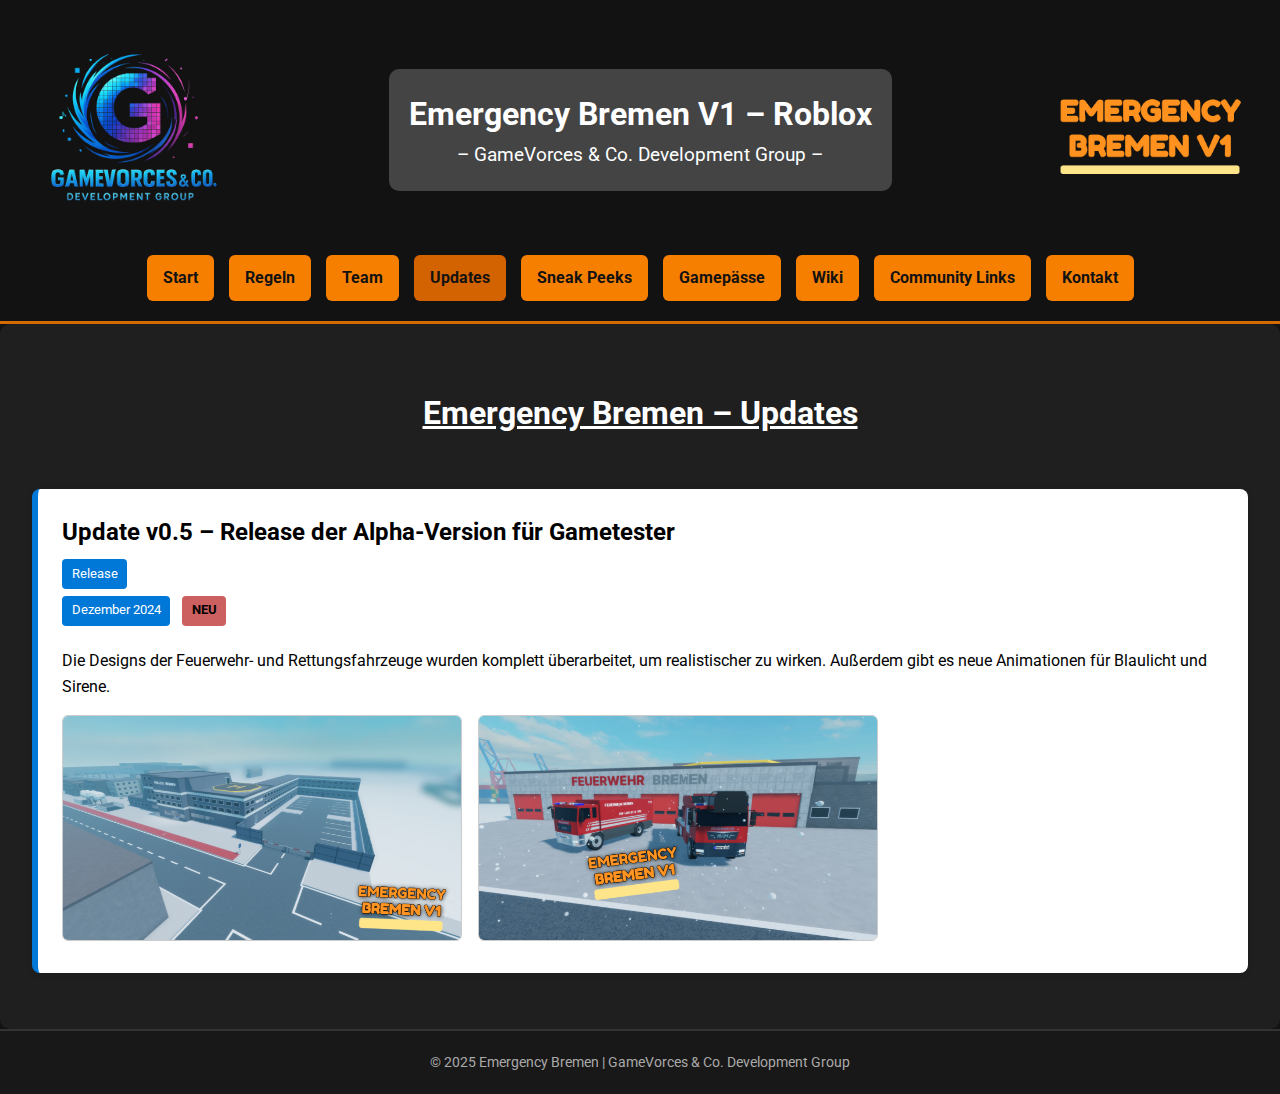
<file: updates.html>
<!DOCTYPE html>
<html lang="de">
<head>
  <meta charset="UTF-8" />
  <meta name="viewport" content="width=device-width, initial-scale=1.0" />
  <title>Emergency Bremen V1 – Updates</title>
  <link rel="icon" type="image/png" href="Bilder/Screenshot 2025-05-19 175422.png">

  <!-- Schriftart -->
  <link href="https://fonts.googleapis.com/css2?family=Roboto:wght@400;700&display=swap" rel="stylesheet">

  <!-- Externes Stylesheet -->
  <link rel="stylesheet" href="style.css" />

  <!-- OPTIONAL: Interne Styles nur für diese Seite -->
  <style>
    .update-box {
      background: #fff;
      border-left: 6px solid #0078D7;
      border-radius: 8px;
      padding: 1.5rem;
      margin-bottom: 1.5rem;
      box-shadow: 0 2px 6px rgba(0,0,0,0.1);
    }
    .update-box h2 {
      margin-top: 0;
      margin-bottom: 0.5rem;
    }
    .tags {
      margin-bottom: 1rem;
    }
    .tag1 {
      display: inline-block;
      background-color: #0078D7;
      color: white;
      border-radius: 4px;
      padding: 0.3rem 0.6rem;
      font-size: 0.8rem;
      margin-right: 0.5rem;
      margin-bottom: 0.4rem;
    }
     .tag2 {
      display: inline-block;
      background-color: #cc6060;
      color: black;
      border-radius: 4px;
      padding: 0.3rem 0.6rem;
      font-size: 0.8rem;
      margin-right: 0.5rem;
      font-weight: bold;
      margin-bottom: 0.4rem;
    }
    .update-image {
      max-width: 100%;
      height: auto;
      margin-top: 1rem;
      border-radius: 6px;
      border: 1px solid #ccc;
    }
  </style>
</head>

<body>
  <!-- HEADER -->
  <header class="header">
    <div class="header-flex">
      <img src="Bilder/ChatGPT Image 17. Mai 2025, 12_23_02.png" class="corner-logo left-logo" alt="Logo links">
      <div class="title-wrapper">
        <h1 class="main-title">Emergency Bremen V1 – Roblox</h1>
        <h2 class="sub-title">– GameVorces & Co. Development Group –</h2>
      </div>
      <img src="Bilder/Screenshot 2025-05-17 101613.png" class="corner-logo right-logo" alt="Logo rechts">
    </div>

    <nav>
      <ul class="nav">
        <li><a href="index.html">Start</a></li>
        <li><a href="regeln.html">Regeln</a></li>
        <li><a href="team.html">Team</a></li>
        <li><a href="updates.html" class="active">Updates</a></li>
        <li><a href="sneakpeeks.html">Sneak Peeks</a></li>
        <li><a href="gamepaesse.html">Gamepässe</a></li>
        <li><a href="wiki.html">Wiki</a></li>
        <li><a href="links.html">Community Links</a></li>
        <li><a href="kontakt.html">Kontakt</a></li>
      </ul>
    </nav>
  </header>

  <!-- SEITENTITEL -->
  <main class="main-content fade-in">
    
    <h1 style="text-align: center; margin-top: 2rem; margin-bottom: 50px"><u>Emergency Bremen – Updates</u></h1>

    <!-- UPDATE BOX -->
    <div class="update-box">
      <h2>Update v0.5 – Release der Alpha-Version für Gametester</h2>
      <div class="tags">
        <span class="tag1">Release</span>
        <br>
        <span class="tag1">Dezember 2024</span>
        <span class="tag2">NEU</span>
      </div>
      <p>Die Designs der Feuerwehr- und Rettungsfahrzeuge wurden komplett überarbeitet, um realistischer zu wirken. Außerdem gibt es neue Animationen für Blaulicht und Sirene.</p>
      <div class="image-row">
  <a href="Bilder/Screenshot_5492.png" target="_blank">
    <img src="Bilder/Screenshot_5492.png" alt="Neue Polizeiwache" class="thumbnail">
  </a>
  <a href="Bilder/Screenshot_4309.png" target="_blank">
    <img src="Bilder/Screenshot_4309.png" alt="Neue Feuerwehrfahrzeuge" class="thumbnail">
  </a>
</div>
    </div>

    <!-- Weitere Updates hier -->
  </main>

  <footer class="footer">
    <div class="container">
      <p>&copy; 2025 Emergency Bremen | GameVorces & Co. Development Group</p>
    </div>
  </footer>
  
</body>
</html>
</file>
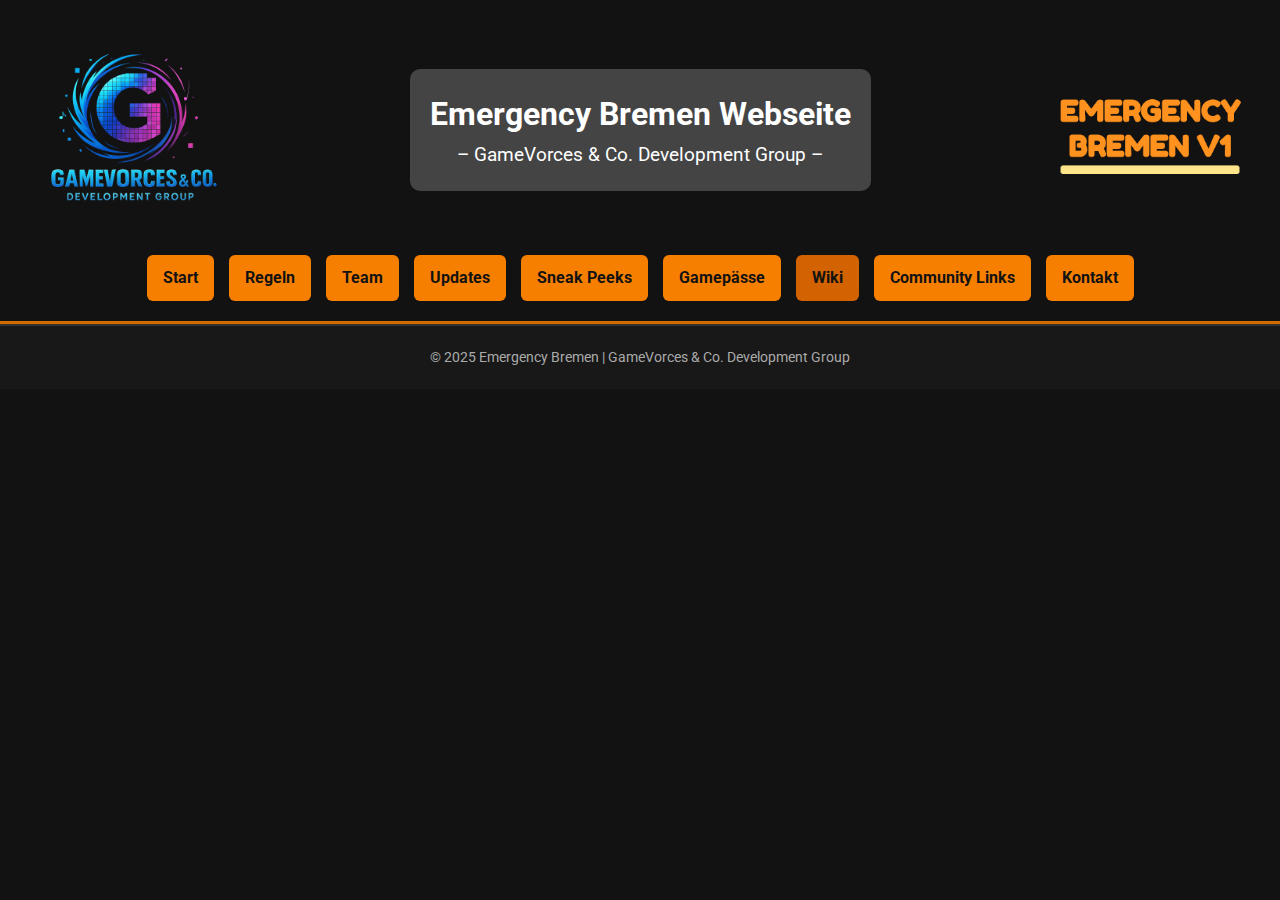
<file: wiki.html>
<!DOCTYPE html>
<html lang="de">
<head>
  <meta charset="UTF-8" />
  <meta name="viewport" content="width=device-width, initial-scale=1.0" />
  <title>Emergency Bremen - Wiki</title>
  <link rel="icon" type="image/png" href="Screenshot 2025-05-19 175422.png">
  <link rel="stylesheet" href="style.css" />
  <link href="https://fonts.googleapis.com/css2?family=Roboto:wght@400;700&display=swap" rel="stylesheet">
</head>

  <body>

  <header class="header">
    <div class="header-flex">
    <img src="ChatGPT Image 17. Mai 2025, 12_23_02.png" class="corner-logo left-logo" alt="Logo links">
    
    <div class="title-wrapper">
    <h1 class="main-title">Emergency Bremen Webseite</h1>
    <h2 class="sub-title">– GameVorces & Co. Development Group –</h2>
    </div>
    
    <img src="Screenshot 2025-05-17 101613.png" class="corner-logo right-logo" alt="Logo rechts">
  </div>
      <nav>
        <ul class="nav">
          <li><a href="index.html">Start</a></li>
          <li><a href="regeln.html">Regeln</a></li>
          <li><a href="team.html">Team</a></li>
          <li><a href="updates.html">Updates</a></li>
          <li><a href="sneakpeeks.html">Sneak Peeks</a></li>
          <li><a href="gamepaesse.html">Gamepässe</a></li>
          <li><a href="wiki.html" class="active">Wiki</a></li>
          <li><a href="links.html">Community Links</a></li>
          <li><a href="kontakt.html">Kontakt</a></li>
        </ul>
      </nav>
    </div>
  </header>
  
  <main>
  </main>

<footer class="footer">
    <div class="container">
      <p>&copy; 2025 Emergency Bremen | GameVorces & Co. Development Group</p>
    </div>
  </footer>
  
</body>
</html>
</file>
<file: style.css>
/* Grundlegendes Reset */
* {
  margin: 0;
  padding: 0;
  box-sizing: border-box;
}

body {
  font-family: 'Roboto', sans-serif;
  background-color: #121212;
  color: #ffffff;
  line-height: 1.6;
}

/* Container für max. Breite */
.container {
  width: 90%;
  max-width: 1200px;
  margin: auto;
}

/* HEADER */
.header {
  background-color: #121212;
  padding: 20px 0;
  border-bottom: 3px solid #d36b00;
}

.logo {
  font-size: 28px;
  font-weight: bold;
  color: #000000;
  text-align: center;
}

/* Navigation */
.nav {
  display: flex;
  justify-content: center;
  flex-wrap: wrap;
  list-style: none;
  margin-top: 15px;
  gap: 15px;
}

.nav li a {
  display: block;
  padding: 10px 16px;
  background-color: #f77f00;
  color: #121212;
  text-decoration: none;
  border-radius: 6px;
  font-weight: bold;
  transition: background-color 0.3s ease;
  transition: transform 0.2s ease;
}

.nav li a:hover {
  background-color: #d36200;
  transform: scale(1.1);
}

/* HERO */
.hero {
  background: linear-gradient(to right, #ff9422, #ff7b00);
  color: #000;
  padding: 80px 20px;
  text-align: center;
  border-bottom: 4px solid #d36b00;
}

.hero h1 {
  font-size: 2.8rem;
  margin-bottom: 15px;
}

.hero p {
  font-size: 1.2rem;
  margin-bottom: 25px;
}

.cta-button {
  background-color: #000000;
  color: #ffffff;
  padding: 12px 24px;
  border-radius: 5px;
  text-decoration: none;
  font-weight: bold;
  transition: background-color 0.3s ease;
}

.cta-button:hover {
  background-color: #333333;
}

/* ABOUT SECTION */
.about {
  background-color: #1f1f1f;
  padding: 60px 20px;
  text-align: center;
  margin-bottom: 20px
}

.about h2 {
  font-size: 2rem;
  margin-bottom: 20px;
  color: #ffffff;
}

.about p {
  font-size: 1rem;
  color: #dddddd;
}

/* FOOTER */
.footer {
  background-color: #181818;
  color: #aaaaaa;
  text-align: center;
  padding: 20px 10px;
  font-size: 0.9rem;
  border-top: 2px solid #333;
}

.nav li a.active {
  background-color: #d36200;
  pointer-events: none;
  cursor: default;
}

.header .logo {
  display: flex;
  align-items: center;       /* Vertikal zentriert */
  gap: 15px;                 /* Abstand zwischen Logo und Text */
  justify-content: center; /* Linksbündig */
  color: #000000;
  font-size: 28px;
  font-weight: bold;
}

.header .logo img {
  max-height: 100px;          /* Höhe des Logos */
  display: block;
}

.logo-container {
  display: flex;
  align-items: center;
  gap: 10px; /* Abstand zwischen Bild und Text */
  background-color: rgba(0, 0, 0, 0.6); /* schwarzer Hintergrund, 60% Deckkraft */
  padding: 5px 10px;
  max-width: fit-content; /* Damit der Container nur so breit wie nötig ist */
}

.logo-container img {
  height: 70px; /* Größe Logo anpassen */
}

.logo-text {
  font-size: 24px;
  font-weight: bold;
  color: #FF9422; /* Orange, wie vorher */
}

/* Neuer Header-Aufbau mit zwei Logos und zentriertem Titel */
.header-flex {
  display: flex;
  align-items: center;
  justify-content: space-between;
  padding: 10px 30px;
  position: relative;
}

.corner-logo {
  width: 200px;
  height: auto;
}

.center-title {
  position: absolute;
  left: 50%;
  transform: translateX(-50%);
  font-size: 28px;
  font-weight: bold;
  font-family: 'Roboto', sans-serif;
  color: ##e0e0e0;
  background-color: rgba(255, 255, 255, 0.2); /* Optional: leichter Hintergrund */
  padding: 4px 10px;
  border-radius: 8px;
}

.about-flex {
  display: flex;
  flex-wrap: wrap;
  justify-content: space-between;
  align-items: flex-start;
  gap: 20px;
}

.about-text {
  flex: 1 1 40%;
  text-align: left;
  padding-left: 40px;
  margin-bottom: 20px
}

.about-text h3 {
  margin-bottom: 10px;
  color: #ff9422;
}

.about-text ul {
  list-style-type: disc;
  padding-left: 10px;
  margin-bottom: 20px;
}

.about-text p {
  margin-top: 10px;
  color: #dddddd;
}

.about-images {
  flex: 1 1 35%;
  display: flex;
  flex-direction: column;
  gap: 20px;
  padding-left: 40px;
}

.about-images img {
  width: 100%;
  border-radius: 10px;
  box-shadow: 0 0 10px rgba(0,0,0,0.5);
}

.element-row {
  display: flex;
  justify-content: center;
  flex-wrap: wrap;
  gap: 30px; /* Fügt horizontal UND vertikal Abstand hinzu */
}

.element-row > div {
  max-width: 300px;
  width: 100%;
}

.section-note {
  margin-bottom: 40px;
}

.title-wrapper {
  text-align: center;
  background-color: #444; /* optional, falls der graue Hintergrund gewünscht ist */
  padding: 20px;
  border-radius: 10px;
  display: inline-block;
  margin: 0 auto;
}

.main-title {
  font-size: 2rem; /* z. B. 32px */
  font-weight: bold;
  color: white;
  margin: 0;
}

.sub-title {
  font-size: 1.2rem; /* z. B. 19px */
  font-weight: normal;
  color: white;
  margin: 0;
}

.update-box {
  background: #ffffff;
  color: #000000; /* ← Text schwarz, damit er lesbar bleibt */
  max-width: 1500px;
  margin: 0 auto 1.5rem auto;
}

.image-row {
  display: flex;
  gap: 1rem;
  margin-top: 1rem;
  flex-wrap: wrap;
}

.thumbnail {
  width: 100%;
  max-width: 400px; /* oder 150px */
  height: auto;
  border-radius: 6px;
  border: 1px solid #ccc;
  cursor: zoom-in;
  transition: transform 0.2s ease;
}

.image-row .thumbnail:hover {
  transform: scale(1.2);
}


@media (max-width: 768px) {
  .header-flex {
    flex-direction: column;
    align-items: center;
    padding: 10px;
    gap: 10px;
  }

  .corner-logo {
    width: 120px; /* oder kleiner, falls nötig */
  }

  .center-title {
    position: static;
    transform: none;
    margin-top: 10px;
    text-align: center;
    font-size: 22px;
    padding: 6px 12px;
  }
}

.main-content {
  background-color: #1f1f1f;
  padding: 2rem;
  border-radius: 10px;
}


__________________________________________________________________________________________________


    body {
      font-family: 'Roboto', sans-serif;
      background-color: #121212;
      color: #ccc;
      margin: 0;
      padding: 0;
    }
    .buy-button {
      background-color: #1c408a;
      color: white;
      padding: 10px 20px;
      border: none;
      border-radius: 25px;
      cursor: pointer;
      font-size: 1rem;
      transition: background-color 0.3s ease, transform 0.2s ease;
      text-decoration: none;
      display: inline-block;
      margin-top: 15px;
    }
    .buy-button:hover {
      background-color: #13365e;
      transform: scale(1.1);
    }

    /* Container für die Gamepass-Karten */
    .element-row {
      display: flex;
      flex-wrap: wrap;
      justify-content: center;
      gap: 20px;
      margin-top: 30px;
    }

    /* Gamepass-Karte - mobile Default */
    .gamepass-card {
      background-color: #2a2a2a;
      padding: 20px;
      border-radius: 8px;
      width: 600px;
      max-width: 100%;
      height: 550px;
      box-shadow: 0 0 10px rgba(0,0,0,0.5);
      text-align: center;
      overflow-y: auto;
      box-sizing: border-box;
      color: #ccc;
      display: block;
    }

    .gamepass-card img {
      width: 100px;
      height: 100px;
      border-radius: 5%;
      object-fit: cover;
      margin: 0 auto 15px auto;
      display: block;
    }
    .gamepass-card h4 {
      color: white;
      margin-bottom: 10px;
      text-decoration: underline;
    }
    .gamepass-card p {
      margin: 5px 0;
      text-align: left;
      max-width: 560px;
      margin-left: auto;
      margin-right: auto;
      font-size: 0.95rem;
      line-height: 1.4;
    }
    .gamepass-card p.section-note {
      text-align: center;
      max-width: 800px;
      margin: 30px auto;
    }

    /* ----- Desktop/Tablet Layout ab 768px ----- */
    @media (min-width: 768px) {
      .element-row {
        justify-content: flex-start;
      }
      .gamepass-card {
        display: flex;
        flex-direction: column;
        height: 550px;
        width: 600px;
        padding: 20px;
        text-align: left;
      }
      .card-header {
    display: flex;
    flex-direction: row;
    align-items: flex-start;
    gap: 20px; /* optional für Abstand zwischen Bild und Text */
      }
      }
      /* Container für Text links */
      .title-and-text {
        flex: 1;
        display: flex;
        flex-direction: column;
        color: #ccc;
      }
      .title-and-text h4 {
        color: white;
        margin: 0 0 10px 0;
      }
      .title-and-text p {
        margin: 5px 0;
        font-size: 0.95rem;
        line-height: 1.4;
        text-align: left;
      }
      /* Bild rechts oben */
      .gamepass-card img {
        width: 100px;
        height: 100px;
        border-radius: 5%;
        object-fit: cover;
        margin: 0;
        flex-shrink: 0;
        align-self: flex-start;
      }
      /* Kaufen-Button unter Text links */
      .buy-button {
        align-self: flex-start;
        margin-top: auto;
      }
    }

.gamepass-box {
  background-color: #2a2a2a;
  padding: 20px;
  border-radius: 8px;
  box-shadow: 0 0 10px rgba(0,0,0,0.5);
  margin-bottom: 2rem;
  max-width: 100%;
  color: white;
}

.gamepass-content {
  display: flex;
  flex-direction: column;
  align-items: center;
  gap: 20px;
}

.gamepass-image img {
  width: 100px;
  height: 100px;
  border-radius: 5%;
  object-fit: cover;
}

.gamepass-text {
  text-align: left;
}

.buy-button {
  display: inline-block;
  margin-top: 15px;
  padding: 10px 20px;
  background-color: #0078D7;
  color: white;
  text-decoration: none;
  border-radius: 6px;
  font-weight: bold;
}

@media (min-width: 768px) {
  .gamepass-content {
    flex-direction: row;
    justify-content: space-between;
    align-items: flex-start;
  }

  .gamepass-image img {
    width: 120px;
    height: 120px;
  }

  .gamepass-text {
    width: calc(100% - 140px);
  }
}
</file>
